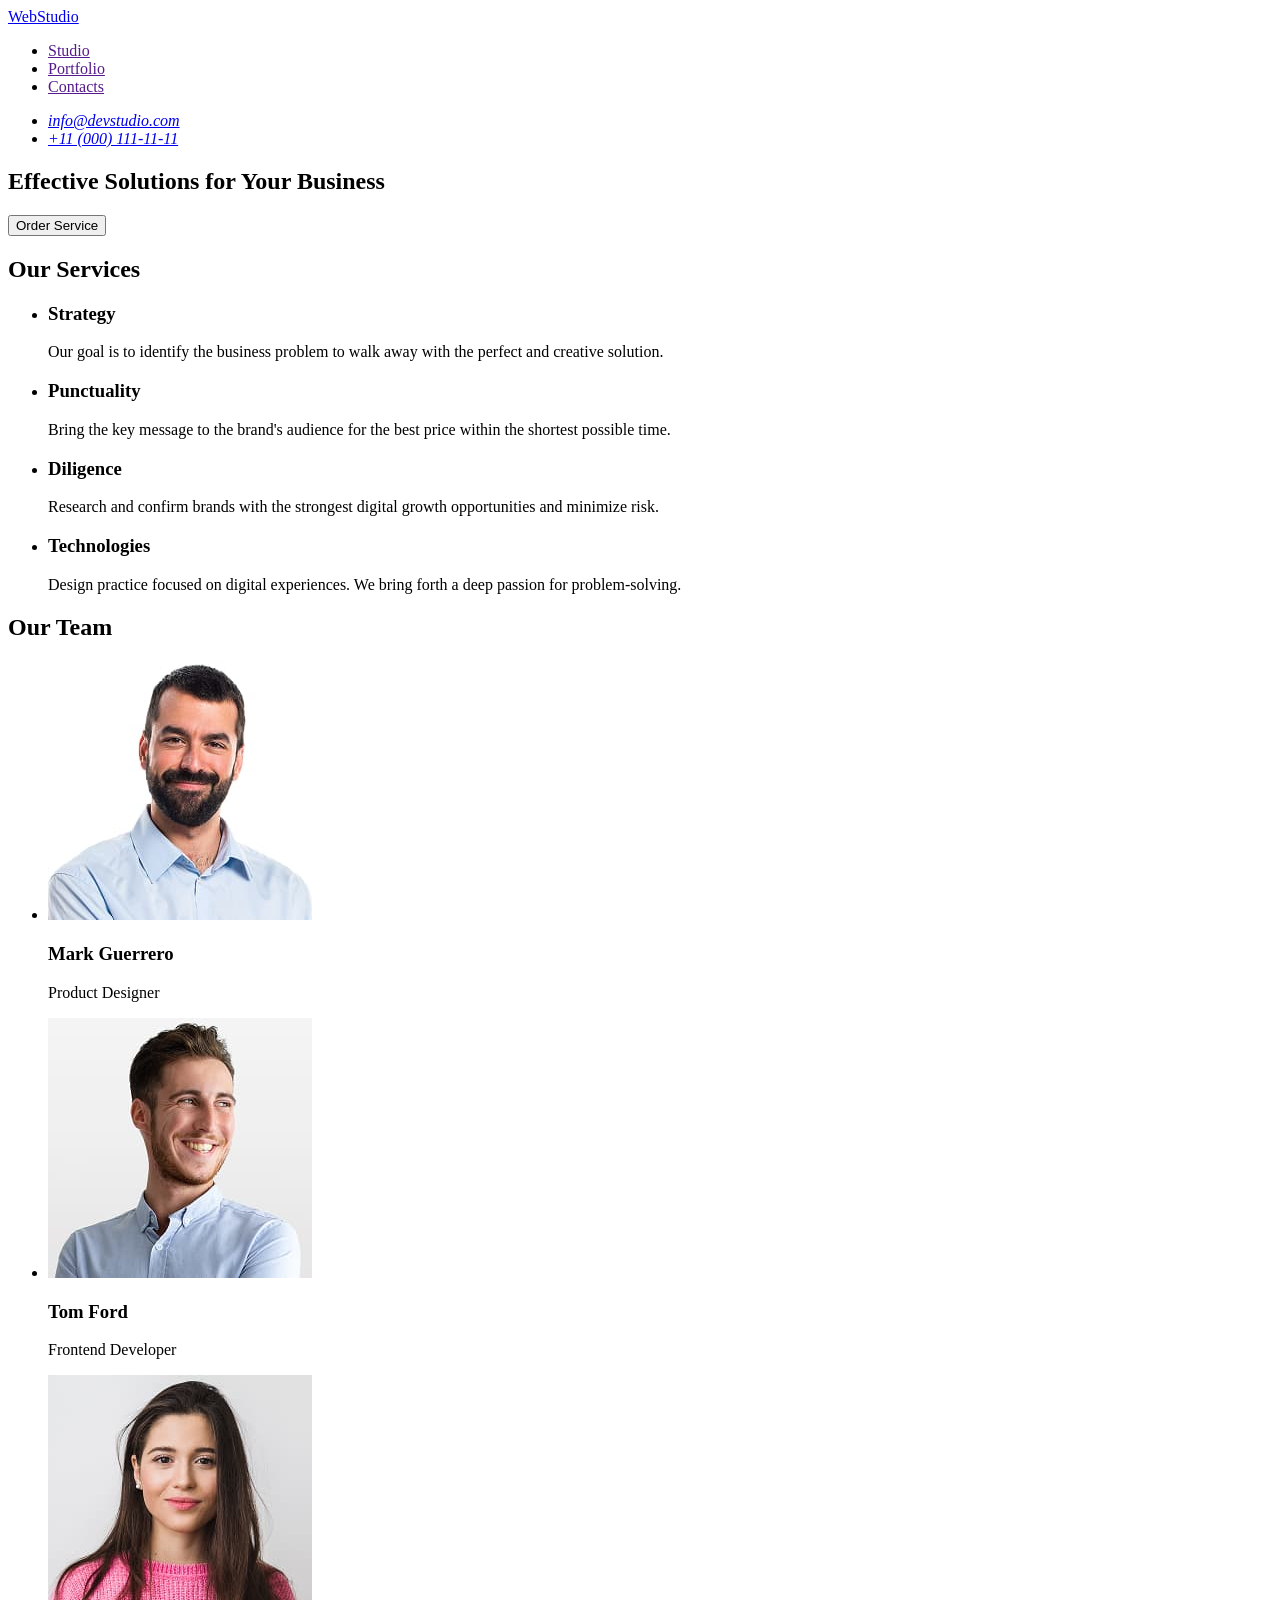
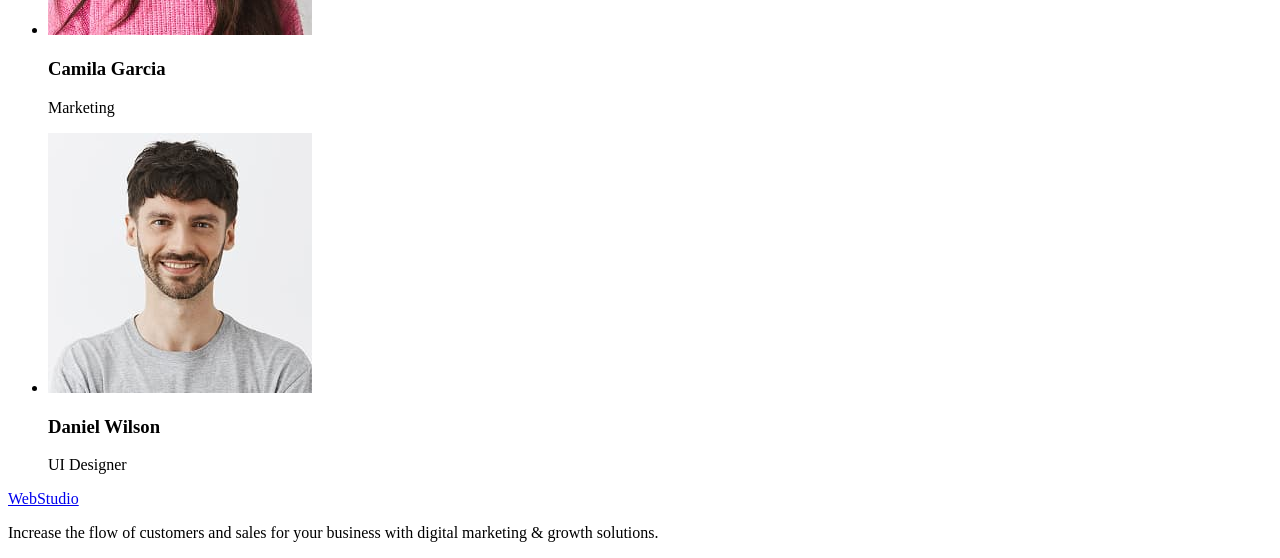
<file: index.html>
<!DOCTYPE html>
<html lang="en">

<head>
    <meta charset="UTF-8">
    <meta name="viewport" content="width=device-width, initial-scale=1.0">
    <title>Web Studio</title>
</head>

<body>
    <header>
        <nav>
            <a href="./index.html">WebStudio</a>
            <ul>
                <li><a href="">Studio</a></li>
                <li><a href="">Portfolio</a></li>
                <li><a href="">Contacts</a></li>
            </ul>
        </nav>
        <address>
            <ul>
                <li>
                    <a href="mailto:info@devstudio.com">info@devstudio.com</a>
                </li>
                <li>
                    <a href="tel:+110001111111">+11 (000) 111-11-11</a>
                </li>
            </ul>
        </address>
    </header>
    <main>
        <section>
            <h1>Effective Solutions for Your Business</h1>
            <button type="button">Order Service</button>
        </section>

        <section>
            <h2>Our Services</h2>
            <ul>
                <li>
                    <h3>Strategy</h3>
                    <p>Our goal is to identify the business problem to walk away with the perfect and creative solution.
                    </p>
                </li>
                <li>
                    <h3>Punctuality</h3>
                    <p>Bring the key message to the brand's audience for the best price within the shortest possible
                        time.</p>
                </li>
                <li>
                    <h3>Diligence</h3>
                    <p>Research and confirm brands with the strongest digital growth opportunities and minimize risk.
                    </p>
                </li>
                <li>
                    <h3>Technologies</h3>
                    <p>Design practice focused on digital experiences. We bring forth a deep passion for
                        problem-solving.</p>
                </li>
            </ul>
        </section>

        <section>
            <h2>Our Team</h2>
            <ul>
                <li>
                    <img src="./images/mark.jpg" width="264" height="260" alt="Mark Guerrero - Product Designer">
                    <h3>Mark Guerrero</h3>
                    <p>Product Designer</p>
                </li>
                <li>
                    <img src="./images/tom.jpg" width="264" height="260" alt="Tom Ford - Frontend Developer">
                    <h3>Tom Ford</h3>
                    <p>Frontend Developer</p>
                </li>
                <li>
                    <img src="./images/camila.jpg" width="264" height="260" alt="Camila Garcia - Marketing">
                    <h3>Camila Garcia</h3>
                    <p>Marketing</p>
                </li>
                <li>
                    <img src="./images/daniel.jpg" width="264" height="260" alt="Daniel Wilson - UI Designer">
                    <h3>Daniel Wilson</h3>
                    <p>UI Designer</p>
                </li>
            </ul>
        </section>
    </main>
    <footer>
        <a href="./index.html">WebStudio</a>
        <p>Increase the flow of customers and sales for your business with digital marketing & growth solutions.</p>
    </footer>

</body>

</html>
</file>
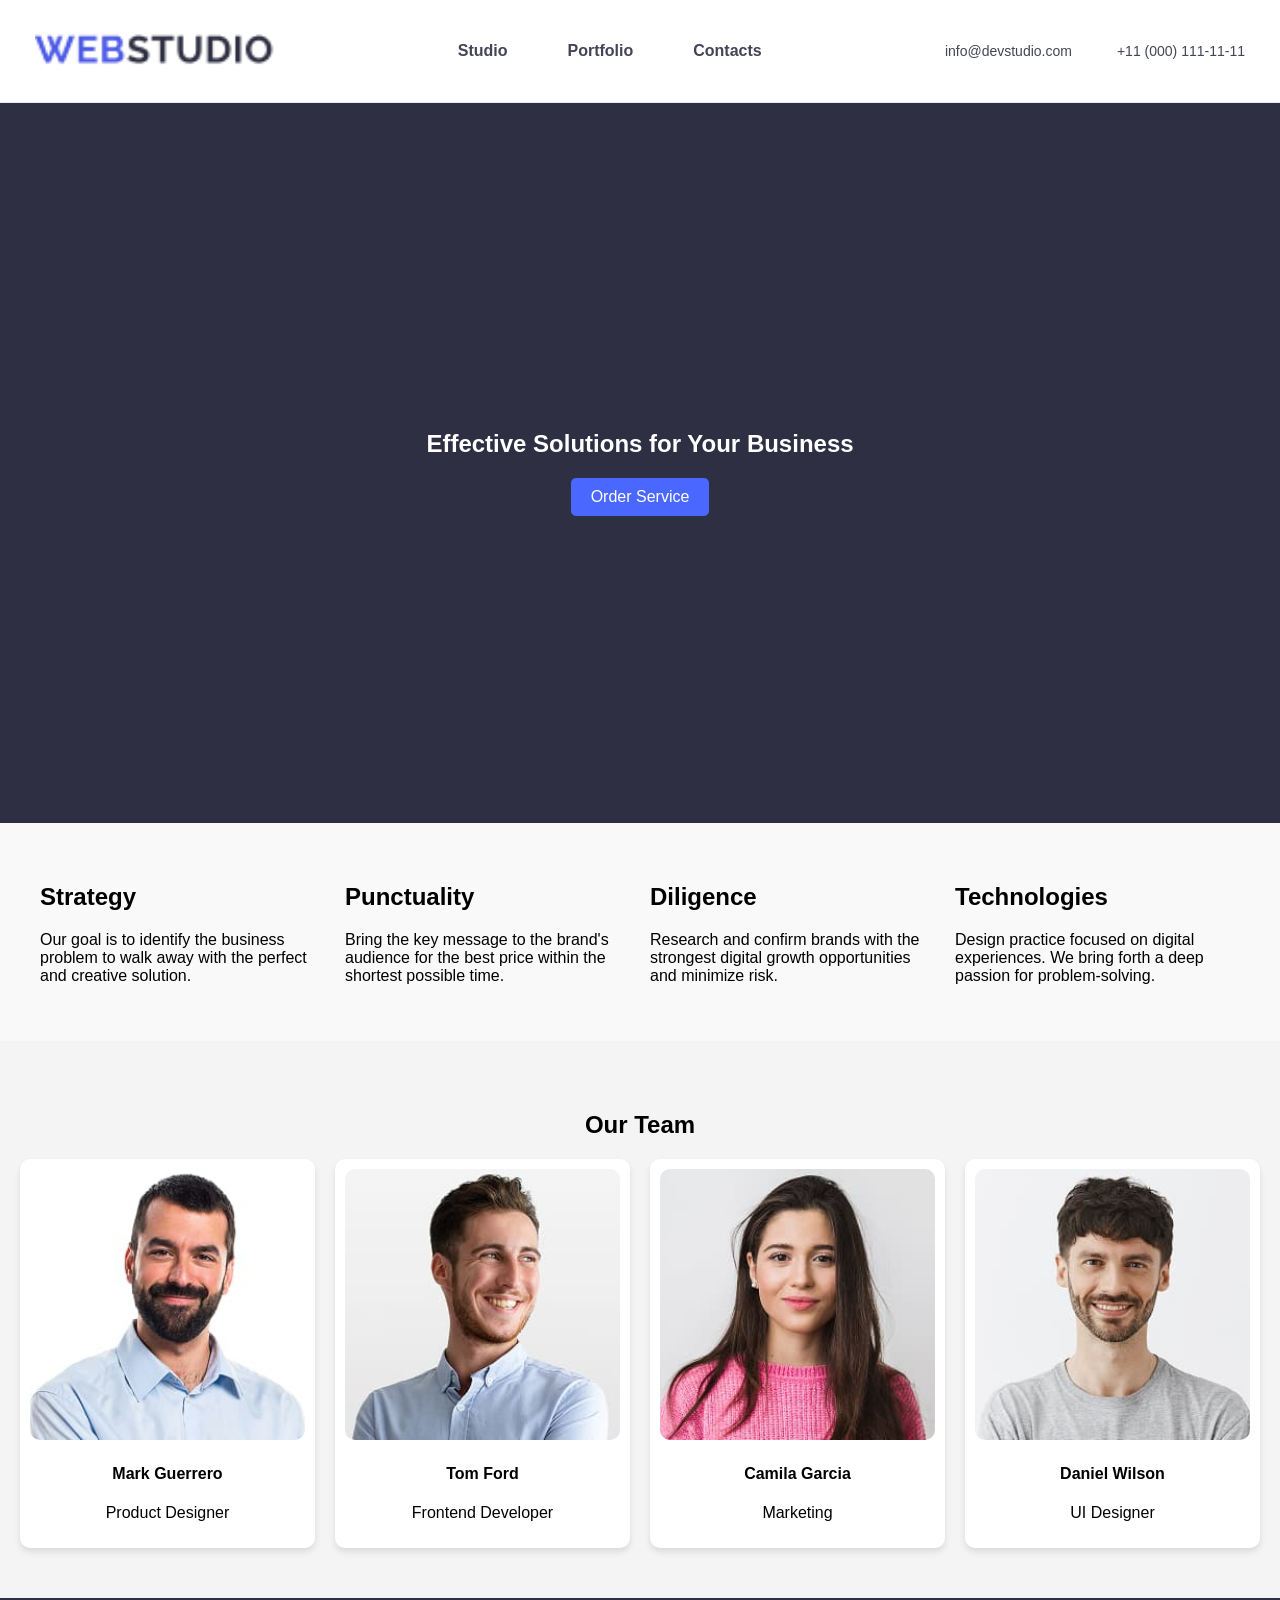
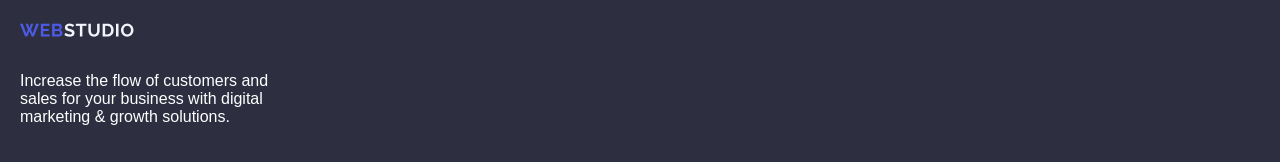
<file: backup.html>
<!DOCTYPE html>
<html lang="en">

<head>
    <meta charset="UTF-8">
    <meta name="viewport" content="width=device-width, initial-scale=1.0">
    <title>WEBSTUDIO | GoIT HOMEWORK 1</title>
    <link rel="stylesheet" href="./style.css">
</head>

<body>
    <!-- Header -->
    <header class="top-bar">
        <div class="logo">
            <a href="index.html"><img src="./img/Logo.png" alt="WEBSTUDIO Logo"></a>
        </div>
        <nav class="navigation">
            <a href="#">Studio</a>
            <a href="#">Portfolio</a>
            <a href="#">Contacts</a>
        </nav>
        <div class="contact-info">
            <a href="mailto:info@devstudio.com">info@devstudio.com</a>
            <a href="tel:+110001111111">+11 (000) 111-11-11</a>
        </div>
    </header>

    <!-- Slider Section -->
    <section class="slider">
        <div class="slider-content">
            <h1>Effective Solutions for Your Business</h1>
            <button class="btn-primary">Order Service</button>
        </div>
    </section>

    <!-- Features Section -->
    <section class="main">
        <div class="feature">
            <h1>Strategy</h1>
            <p>Our goal is to identify the business problem to walk away with the perfect and creative solution.</p>
        </div>
        <div class="feature">
            <h1>Punctuality</h1>
            <p>Bring the key message to the brand's audience for the best price within the shortest possible time.</p>
        </div>
        <div class="feature">
            <h1>Diligence</h1>
            <p>Research and confirm brands with the strongest digital growth opportunities and minimize risk.</p>
        </div>
        <div class="feature">
            <h1>Technologies</h1>
            <p>Design practice focused on digital experiences. We bring forth a deep passion for problem-solving.</p>
        </div>
    </section>

    <!-- Team Section -->
    <section class="team">
        <h2>Our Team</h2>
        <div class="team-members">
            <div class="team-member">
                <img src="./img/mark.png" alt="Mark Guerrero">
                <h4>Mark Guerrero</h4>
                <p>Product Designer</p>
            </div>
            <div class="team-member">
                <img src="./img/tom.png" alt="Tom Ford">
                <h4>Tom Ford</h4>
                <p>Frontend Developer</p>
            </div>
            <div class="team-member">
                <img src="./img/camila.png" alt="Camila Garcia">
                <h4>Camila Garcia</h4>
                <p>Marketing</p>
            </div>
            <div class="team-member">
                <img src="./img/daniel.png" alt="Daniel Wilson">
                <h4>Daniel Wilson</h4>
                <p>UI Designer</p>
            </div>
        </div>
    </section>

    <footer class="footer">
        <div class="footer-content">
            <a href="index.html"><img src="./img/footer-logo.png" alt="Footer Logo"></a>
            <p>Increase the flow of customers and sales for your business with digital marketing & growth solutions.</p>
        </div>
    </footer>

</body>

</html>
</file>
<file: style.css>
body {
  margin: 0;
  font-family: Arial, sans-serif;
}

.top-bar {
    display: flex;
    justify-content: space-between;
    align-items: center;
    padding: 15px 20px;
    background-color: #FFFFFF;
    height: 72px;
    border-bottom: 1px solid #E7E9FC;
}

.top-bar a {
    text-decoration: none;
    color: #434455 !important;
    font-weight: 500;
    margin: 0 15px;
}

.top-bar a:hover {
    color: #4a67ff;
    
}

.logo img {
    width: auto;
    height: 50px;

}

.navigation {
  display: flex;
  gap: 30px;
}

.navigation a {
  text-decoration: none;
  color: white;
  font-size: 16px;
  font-weight: bold;
}

.navigation a:hover {
  color: #4a67ff;
}

.contact-info {
  display: flex;
  gap: 15px;
  text-align: right;
  font-size: 14px;
}

.contact-info a {
  color: #434455;
  text-decoration: none;
  white-space: nowrap;
}

.contact-info a:hover {
  color: #4a67ff;
}

.slider {
  display: flex;
  justify-content: center;
  align-items: center;
  text-align: center;
  height: 600px;
  padding: 60px 20px;
  background-color: #2E2F42;
  color: white;
}

.hero h1 {
  font-size: 2.5rem;
  margin-bottom: 20px;
}

.btn-primary {
  background-color: #4a67ff;
  color: #ffffff;
  padding: 10px 20px;
  border: none;
  border-radius: 5px;
  font-size: 16px;
  cursor: pointer;
}

.btn-primary:hover {
  background-color: #dddddd;
  color: #4a67ff;
}

.main {
  display: grid;
  grid-template-columns: repeat(4, 1fr);
  gap: 20px;
  padding: 40px;
  background-color: #f9f9f9;
}

 .features .feature {
   background: white;
   padding: 20px;
   border-radius: 10px;
   box-shadow: 0 4px 6px rgba(0, 0, 0, 0.1);
   text-align: center;
 }

 .features .feature h1 {
   font-size: 18px;
   margin-bottom: 15px;
   color: #333;
 }

 
  .features .feature p {
          font-size: 14px;
          color: #555;
  }

.team {
  text-align: center;
  padding: 50px 20px;
  background-color: #f4f4f4;
}

.team-members {
  display: grid;
  grid-template-columns: repeat(4, 1fr);
  gap: 20px;
  margin-top: 20px;
}

.team-member {
  background: white;
  padding: 10px;
  border-radius: 10px;
  box-shadow: 0 4px 6px rgba(0, 0, 0, 0.1);
}

.team-member img {
  width: 100%;
  border-radius: 10px;
}


.footer {
  text-align: left;
  padding: 20px;
  background-color: #2d2f41;
  color: white;
}

.footer-content {
  max-width: 250px;
  margin: 0;
}

.footer img {
  width: auto;
  max-height: 50px;
  margin-bottom: 10px;
}
</file>
